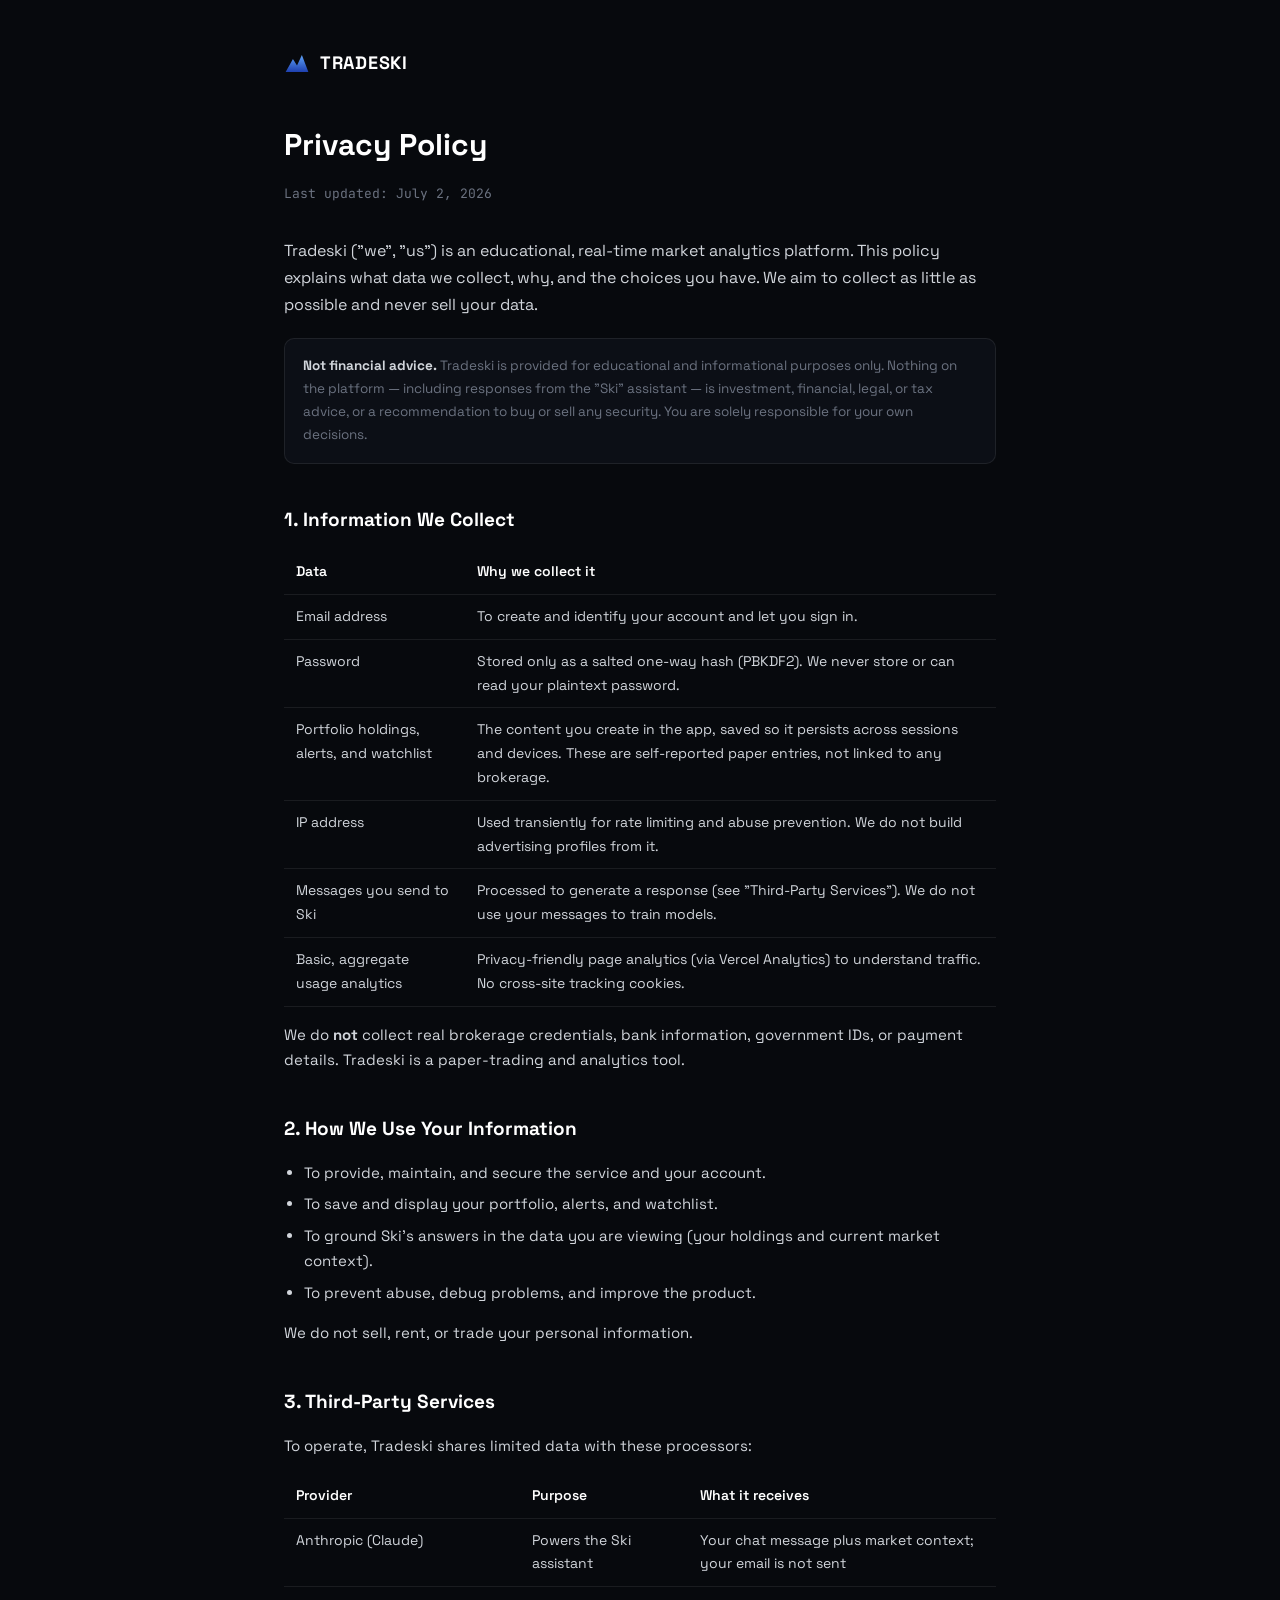
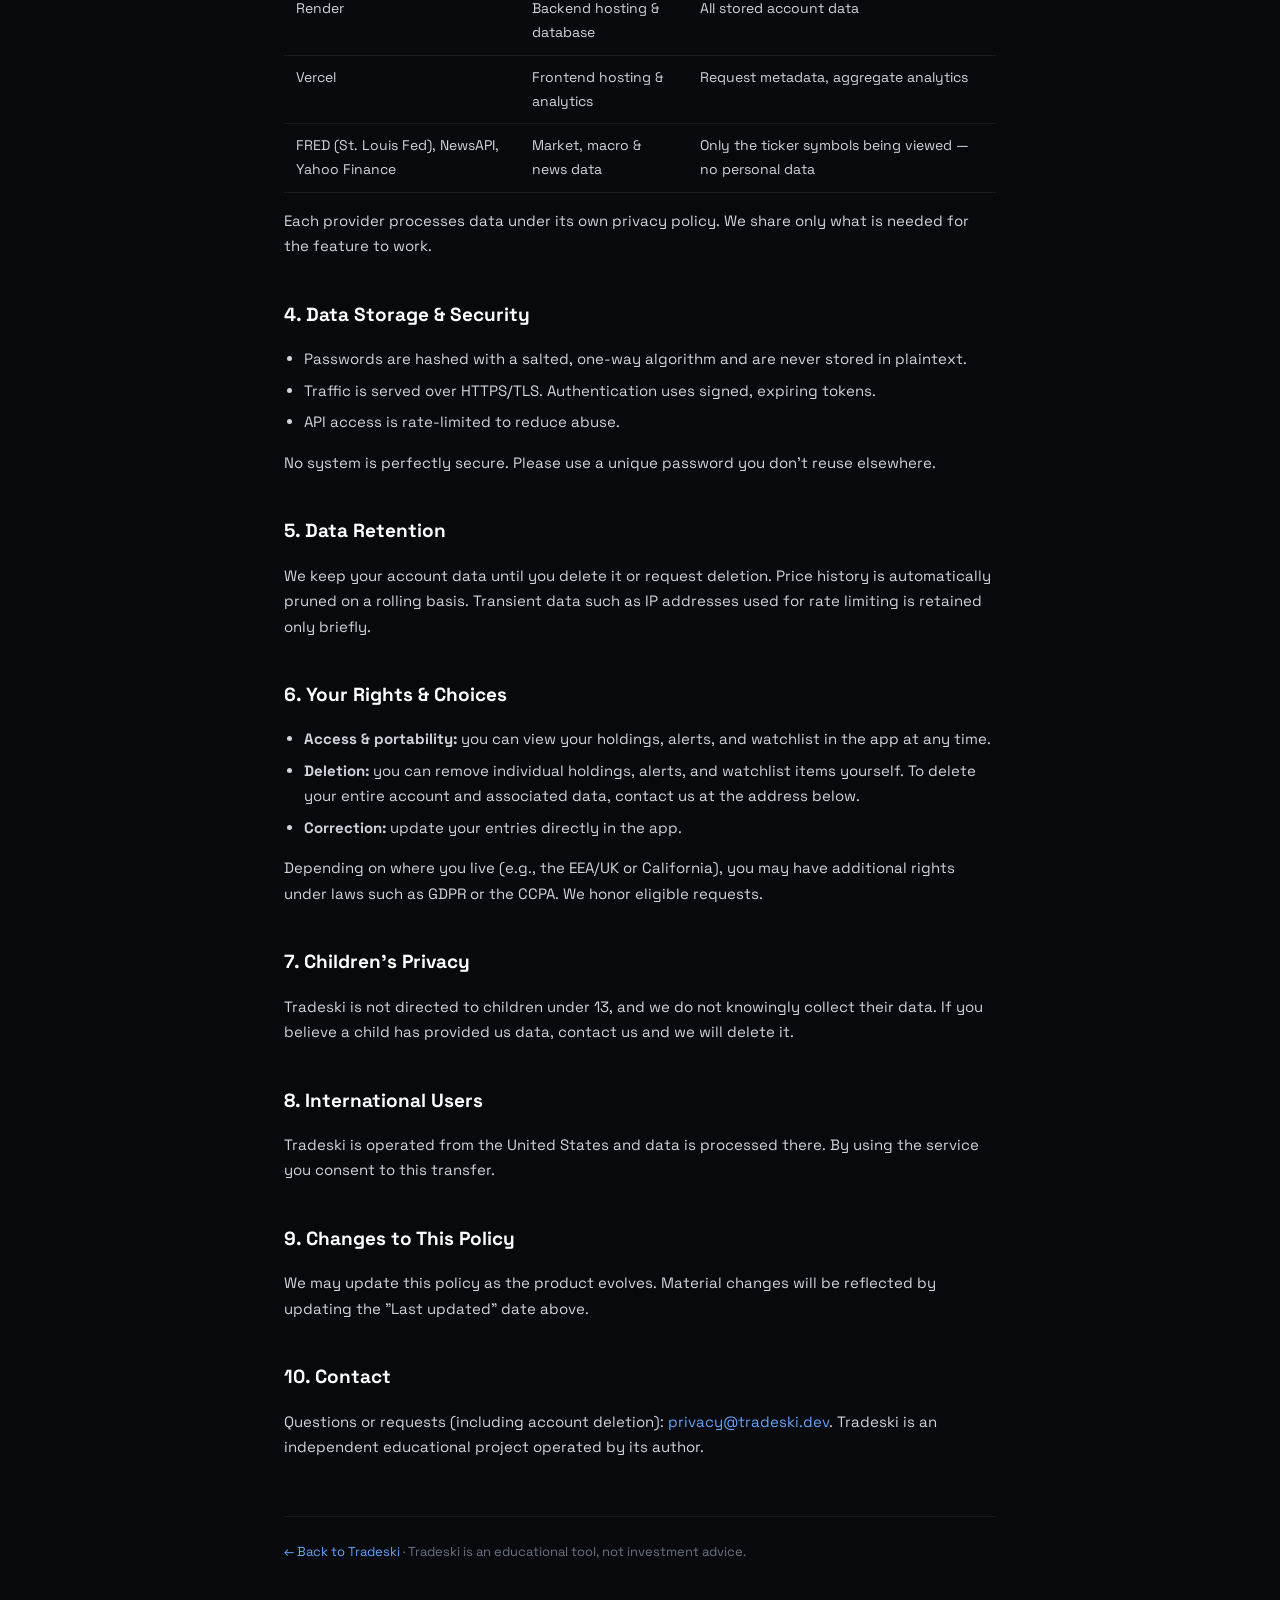
<file: frontend/privacy.html>
<!DOCTYPE html>
<html lang="en">
<head>
    <meta charset="UTF-8">
    <meta name="viewport" content="width=device-width, initial-scale=1.0">
    <title>Privacy Policy — Tradeski</title>
    <meta name="description" content="How Tradeski collects, uses, and protects your data.">
    <meta name="robots" content="index, follow">
    <link rel="icon" type="image/svg+xml" href="favicon.svg">
    <link rel="preconnect" href="https://fonts.googleapis.com">
    <link rel="preconnect" href="https://fonts.gstatic.com" crossorigin>
    <link href="https://fonts.googleapis.com/css2?family=Space+Grotesk:wght@400;500;600;700&family=JetBrains+Mono:wght@400;500&display=swap" rel="stylesheet">
    <style>
        :root {
            --bg:      #07090D;
            --card:    #0C0F16;
            --border:  rgba(255, 255, 255, 0.08);
            --text:    #D1D5DB;
            --muted:   #6B7280;
            --accent:  #60A5FA;
        }
        * { box-sizing: border-box; }
        body {
            margin: 0;
            background: var(--bg);
            color: var(--text);
            font-family: "Space Grotesk", system-ui, sans-serif;
            line-height: 1.7;
            font-size: 15px;
        }
        .wrap { max-width: 760px; margin: 0 auto; padding: 48px 24px 96px; }
        a { color: var(--accent); text-decoration: none; }
        a:hover { text-decoration: underline; }
        .brand {
            display: inline-flex; align-items: center; gap: 10px;
            font-weight: 700; letter-spacing: 0.04em; font-size: 18px;
            color: #fff; text-decoration: none; margin-bottom: 40px;
        }
        .brand svg { width: 26px; height: 26px; }
        h1 { font-size: 30px; color: #fff; margin: 0 0 6px; }
        h2 { font-size: 19px; color: #fff; margin: 40px 0 10px; }
        .updated { color: var(--muted); font-size: 13px; font-family: "JetBrains Mono", monospace; margin-bottom: 32px; }
        .lead { color: var(--text); font-size: 16px; }
        ul { padding-left: 20px; }
        li { margin: 6px 0; }
        table { width: 100%; border-collapse: collapse; margin: 14px 0; font-size: 14px; }
        th, td { text-align: left; padding: 10px 12px; border-bottom: 1px solid var(--border); vertical-align: top; }
        th { color: #fff; font-weight: 600; }
        .callout {
            background: var(--card); border: 1px solid var(--border);
            border-radius: 10px; padding: 16px 18px; margin: 20px 0;
            color: var(--muted); font-size: 13.5px;
        }
        .callout strong { color: var(--text); }
        footer { margin-top: 56px; padding-top: 24px; border-top: 1px solid var(--border); color: var(--muted); font-size: 13px; }
    </style>
</head>
<body>
    <div class="wrap">
        <a class="brand" href="/">
            <svg viewBox="0 0 32 32" aria-hidden="true">
                <defs><linearGradient id="tk" x1="0" y1="1" x2="0" y2="0">
                    <stop offset="0" stop-color="#1E40AF"/><stop offset="1" stop-color="#60A5FA"/>
                </linearGradient></defs>
                <path d="M2 27 L11 11 L16 19 L22 6 L30 27 Z" fill="url(#tk)"/>
            </svg>
            TRADESKI
        </a>

        <h1>Privacy Policy</h1>
        <p class="updated">Last updated: July 2, 2026</p>

        <p class="lead">
            Tradeski ("we", "us") is an educational, real-time market analytics platform.
            This policy explains what data we collect, why, and the choices you have.
            We aim to collect as little as possible and never sell your data.
        </p>

        <div class="callout">
            <strong>Not financial advice.</strong> Tradeski is provided for educational and
            informational purposes only. Nothing on the platform — including responses from the
            "Ski" assistant — is investment, financial, legal, or tax advice, or a recommendation
            to buy or sell any security. You are solely responsible for your own decisions.
        </div>

        <h2>1. Information We Collect</h2>
        <table>
            <thead><tr><th>Data</th><th>Why we collect it</th></tr></thead>
            <tbody>
                <tr>
                    <td>Email address</td>
                    <td>To create and identify your account and let you sign in.</td>
                </tr>
                <tr>
                    <td>Password</td>
                    <td>Stored only as a salted one-way hash (PBKDF2). We never store or can read your plaintext password.</td>
                </tr>
                <tr>
                    <td>Portfolio holdings, alerts, and watchlist</td>
                    <td>The content you create in the app, saved so it persists across sessions and devices. These are self-reported paper entries, not linked to any brokerage.</td>
                </tr>
                <tr>
                    <td>IP address</td>
                    <td>Used transiently for rate limiting and abuse prevention. We do not build advertising profiles from it.</td>
                </tr>
                <tr>
                    <td>Messages you send to Ski</td>
                    <td>Processed to generate a response (see "Third-Party Services"). We do not use your messages to train models.</td>
                </tr>
                <tr>
                    <td>Basic, aggregate usage analytics</td>
                    <td>Privacy-friendly page analytics (via Vercel Analytics) to understand traffic. No cross-site tracking cookies.</td>
                </tr>
            </tbody>
        </table>
        <p>
            We do <strong>not</strong> collect real brokerage credentials, bank information,
            government IDs, or payment details. Tradeski is a paper-trading and analytics tool.
        </p>

        <h2>2. How We Use Your Information</h2>
        <ul>
            <li>To provide, maintain, and secure the service and your account.</li>
            <li>To save and display your portfolio, alerts, and watchlist.</li>
            <li>To ground Ski's answers in the data you are viewing (your holdings and current market context).</li>
            <li>To prevent abuse, debug problems, and improve the product.</li>
        </ul>
        <p>We do not sell, rent, or trade your personal information.</p>

        <h2>3. Third-Party Services</h2>
        <p>To operate, Tradeski shares limited data with these processors:</p>
        <table>
            <thead><tr><th>Provider</th><th>Purpose</th><th>What it receives</th></tr></thead>
            <tbody>
                <tr><td>Anthropic (Claude)</td><td>Powers the Ski assistant</td><td>Your chat message plus market context; your email is not sent</td></tr>
                <tr><td>Render</td><td>Backend hosting &amp; database</td><td>All stored account data</td></tr>
                <tr><td>Vercel</td><td>Frontend hosting &amp; analytics</td><td>Request metadata, aggregate analytics</td></tr>
                <tr><td>FRED (St. Louis Fed), NewsAPI, Yahoo Finance</td><td>Market, macro &amp; news data</td><td>Only the ticker symbols being viewed — no personal data</td></tr>
            </tbody>
        </table>
        <p>Each provider processes data under its own privacy policy. We share only what is needed for the feature to work.</p>

        <h2>4. Data Storage &amp; Security</h2>
        <ul>
            <li>Passwords are hashed with a salted, one-way algorithm and are never stored in plaintext.</li>
            <li>Traffic is served over HTTPS/TLS. Authentication uses signed, expiring tokens.</li>
            <li>API access is rate-limited to reduce abuse.</li>
        </ul>
        <p>No system is perfectly secure. Please use a unique password you don't reuse elsewhere.</p>

        <h2>5. Data Retention</h2>
        <p>
            We keep your account data until you delete it or request deletion. Price history is
            automatically pruned on a rolling basis. Transient data such as IP addresses used for
            rate limiting is retained only briefly.
        </p>

        <h2>6. Your Rights &amp; Choices</h2>
        <ul>
            <li><strong>Access &amp; portability:</strong> you can view your holdings, alerts, and watchlist in the app at any time.</li>
            <li><strong>Deletion:</strong> you can remove individual holdings, alerts, and watchlist items yourself. To delete your entire account and associated data, contact us at the address below.</li>
            <li><strong>Correction:</strong> update your entries directly in the app.</li>
        </ul>
        <p>Depending on where you live (e.g., the EEA/UK or California), you may have additional rights under laws such as GDPR or the CCPA. We honor eligible requests.</p>

        <h2>7. Children's Privacy</h2>
        <p>Tradeski is not directed to children under 13, and we do not knowingly collect their data. If you believe a child has provided us data, contact us and we will delete it.</p>

        <h2>8. International Users</h2>
        <p>Tradeski is operated from the United States and data is processed there. By using the service you consent to this transfer.</p>

        <h2>9. Changes to This Policy</h2>
        <p>We may update this policy as the product evolves. Material changes will be reflected by updating the "Last updated" date above.</p>

        <h2>10. Contact</h2>
        <p>
            Questions or requests (including account deletion): <a href="mailto:privacy@tradeski.dev">privacy@tradeski.dev</a>.
            Tradeski is an independent educational project operated by its author.
        </p>

        <footer>
            <a href="/">← Back to Tradeski</a> · Tradeski is an educational tool, not investment advice.
        </footer>
    </div>
</body>
</html>
</file>
